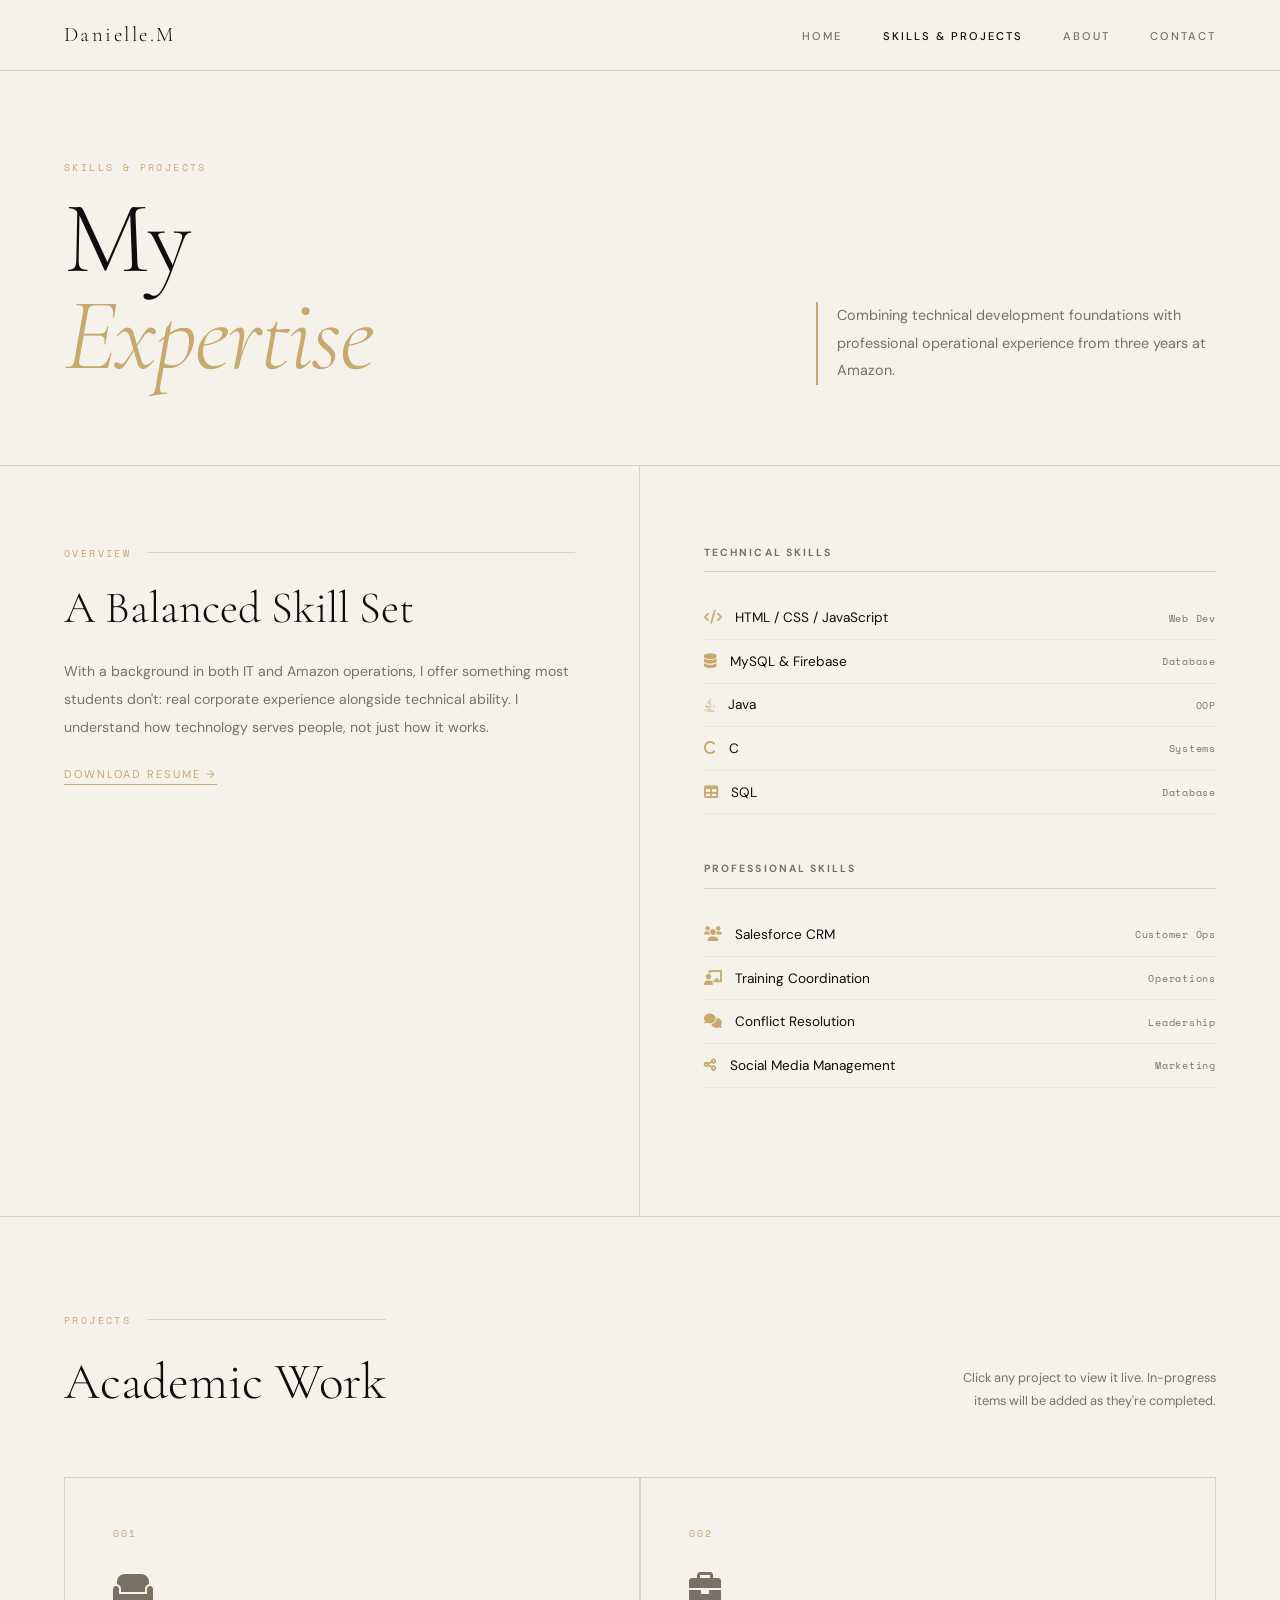
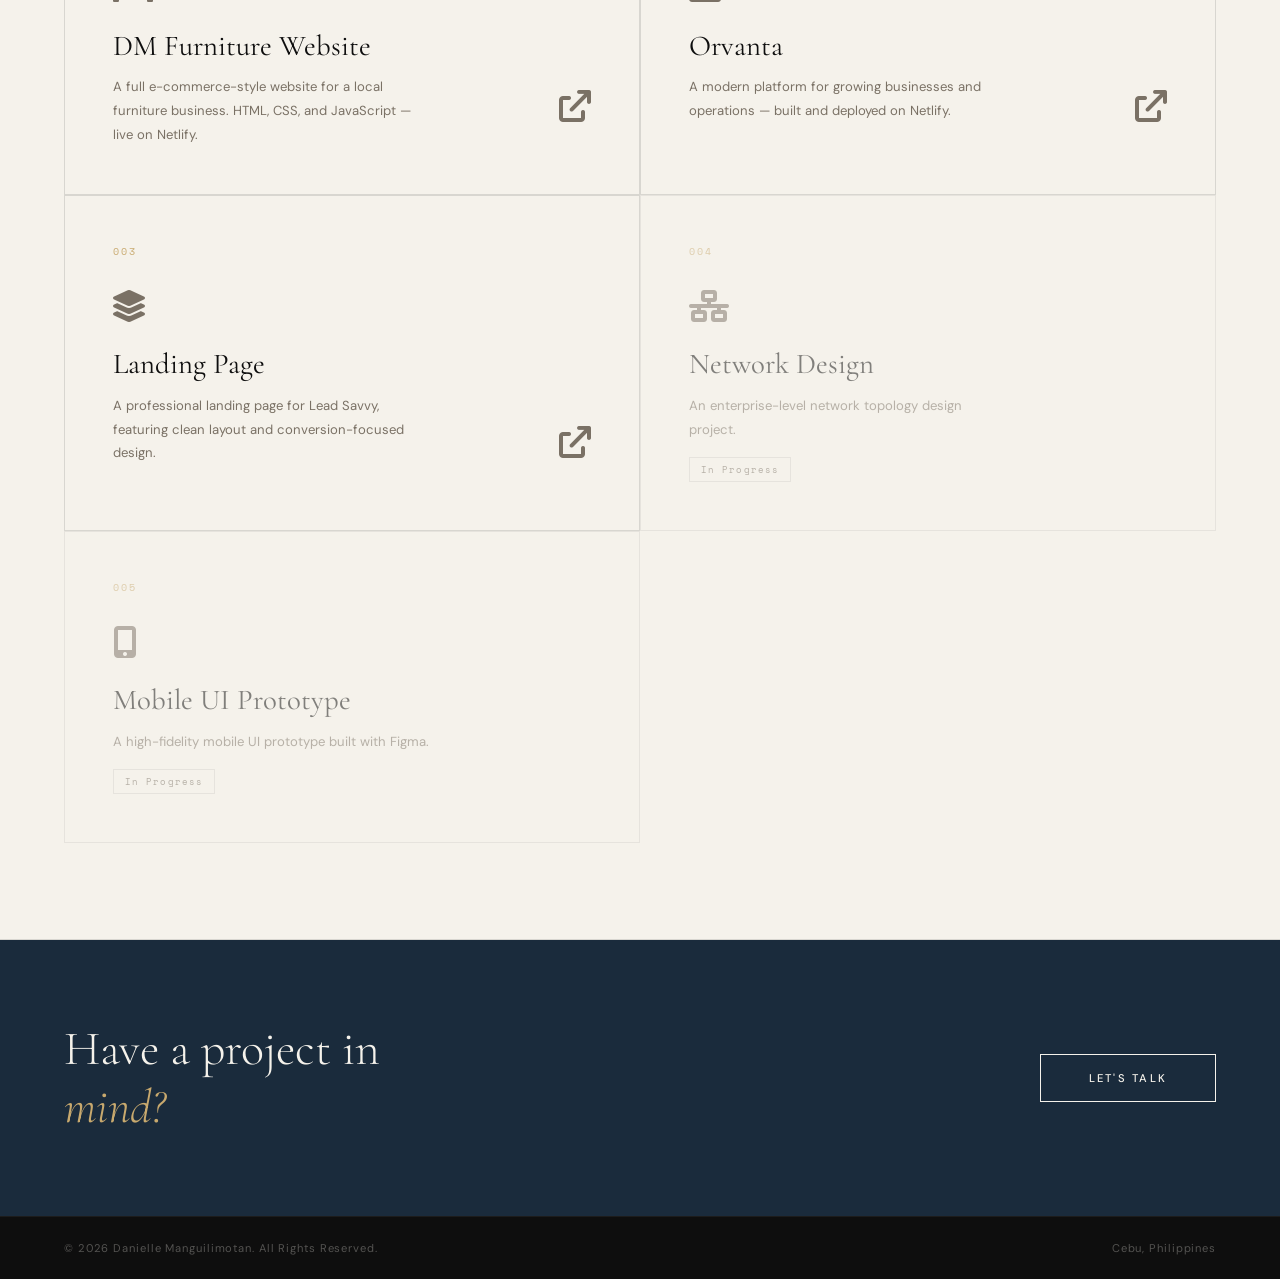
<file: services.html>
<!DOCTYPE html>
<html lang="en">
<head>
<meta charset="UTF-8">
<meta name="viewport" content="width=device-width, initial-scale=1.0">
<title>Skills & Projects — Danielle Manguilimotan</title>
<link rel="preconnect" href="https://fonts.googleapis.com">
<link href="https://fonts.googleapis.com/css2?family=Cormorant+Garamond:ital,wght@0,300;0,400;0,600;1,300;1,400&family=DM+Sans:wght@300;400;500&family=Space+Mono&display=swap" rel="stylesheet">
<link rel="stylesheet" href="https://cdnjs.cloudflare.com/ajax/libs/font-awesome/6.0.0/css/all.min.css">
<style>
:root {
  --ink: #0e0e0e; --paper: #f5f2eb; --cream: #ede9df;
  --accent: #c8a96e; --muted: #7a7165; --blue-deep: #1a2b3c;
  --rule: rgba(14,14,14,0.12);
}
*, *::before, *::after { margin: 0; padding: 0; box-sizing: border-box; }
html { scroll-behavior: smooth; }
body { font-family: 'DM Sans', sans-serif; background: var(--paper); color: var(--ink); overflow-x: hidden; }

nav { position: fixed; top: 0; left: 0; right: 0; z-index: 100; display: flex; align-items: center; justify-content: space-between; padding: 1.4rem 4rem; background: rgba(245,242,235,0.92); backdrop-filter: blur(12px); border-bottom: 1px solid var(--rule); }
.nav-logo { font-family: 'Cormorant Garamond', serif; font-size: 1.3rem; font-weight: 300; letter-spacing: 0.12em; color: var(--ink); text-decoration: none; }
.nav-links { display: flex; gap: 2.5rem; list-style: none; }
.nav-links a { font-size: 0.7rem; font-weight: 500; letter-spacing: 0.18em; text-transform: uppercase; color: var(--muted); text-decoration: none; transition: color 0.3s; }
.nav-links a:hover, .nav-links a.active { color: var(--ink); }
.hamburger { display: none; flex-direction: column; gap: 5px; cursor: pointer; background: none; border: none; }
.hamburger span { width: 24px; height: 1.5px; background: var(--ink); display: block; }

.page-header { padding: 10rem 4rem 5rem; border-bottom: 1px solid var(--rule); display: flex; gap: 4rem; align-items: flex-end; }
.page-header-label { font-family: 'Space Mono', monospace; font-size: 0.6rem; letter-spacing: 0.25em; color: var(--accent); text-transform: uppercase; margin-bottom: 1rem; }
.page-header h1 { font-family: 'Cormorant Garamond', serif; font-size: clamp(4rem, 8vw, 7rem); font-weight: 300; line-height: 0.95; letter-spacing: -0.02em; }
.page-header h1 em { font-style: italic; color: var(--accent); }
.page-header-sub { max-width: 400px; font-size: 0.9rem; color: var(--muted); line-height: 1.9; border-left: 2px solid var(--accent); padding-left: 1.2rem; margin-left: auto; }

/* SKILLS OVERVIEW */
.skills-overview {
  display: grid; grid-template-columns: 1fr 1fr; gap: 0;
  border-bottom: 1px solid var(--rule);
}
.skills-left { padding: 5rem 4rem; border-right: 1px solid var(--rule); }
.skills-right { padding: 5rem 4rem; }
.section-label { font-family: 'Space Mono', monospace; font-size: 0.6rem; letter-spacing: 0.25em; text-transform: uppercase; color: var(--accent); margin-bottom: 1.5rem; display: flex; align-items: center; gap: 1rem; }
.section-label::after { content: ''; flex: 1; height: 1px; background: var(--rule); }
.skills-left h2 { font-family: 'Cormorant Garamond', serif; font-size: 2.8rem; font-weight: 300; line-height: 1.1; margin-bottom: 1.5rem; }
.skills-left p { font-size: 0.88rem; color: var(--muted); line-height: 2; }

.skill-group { margin-bottom: 3rem; }
.skill-group h4 { font-size: 0.65rem; letter-spacing: 0.2em; text-transform: uppercase; color: var(--muted); margin-bottom: 1.5rem; border-bottom: 1px solid var(--rule); padding-bottom: 0.8rem; }
.skill-row { display: flex; justify-content: space-between; align-items: center; padding: 0.8rem 0; border-bottom: 1px solid rgba(14,14,14,0.05); }
.skill-name { font-size: 0.85rem; display: flex; align-items: center; gap: 0.8rem; color: var(--ink); }
.skill-name i { font-size: 0.9rem; color: var(--accent); }
.skill-tag { font-family: 'Space Mono', monospace; font-size: 0.6rem; letter-spacing: 0.08em; color: var(--muted); }

/* PROJECTS */
.projects-section { padding: 6rem 4rem; border-bottom: 1px solid var(--rule); }
.projects-intro { display: flex; justify-content: space-between; align-items: flex-end; margin-bottom: 4rem; }
.projects-intro h2 { font-family: 'Cormorant Garamond', serif; font-size: clamp(2.5rem, 4vw, 3.5rem); font-weight: 300; }
.projects-intro p { font-size: 0.8rem; color: var(--muted); max-width: 280px; text-align: right; line-height: 1.8; }

.projects-grid { display: grid; grid-template-columns: repeat(2, 1fr); gap: 0; }
.project-card { padding: 3rem; border: 1px solid var(--rule); text-decoration: none; color: var(--ink); position: relative; overflow: hidden; transition: all 0.4s; background: var(--paper); }
.project-card::after { content: ''; position: absolute; inset: 0; background: var(--accent); transform: scaleX(0); transform-origin: left; transition: transform 0.6s cubic-bezier(0.77,0,0.175,1); z-index: 0; }
.project-card:hover::after { transform: scaleX(1); }
.project-card > * { position: relative; z-index: 1; transition: color 0.4s; }
.project-card:hover .project-num { color: rgba(14,14,14,0.5); }
.project-card:hover h3, .project-card:hover p { color: var(--ink); }
.project-card:hover .project-arrow { color: var(--ink); }
.project-num { font-family: 'Space Mono', monospace; font-size: 0.6rem; color: var(--accent); letter-spacing: 0.2em; margin-bottom: 2rem; display: block; }
.project-card i { font-size: 2rem; color: var(--muted); margin-bottom: 1.5rem; display: block; transition: color 0.4s; }
.project-card:hover i { color: var(--ink); }
.project-card h3 { font-family: 'Cormorant Garamond', serif; font-size: 1.8rem; font-weight: 400; margin-bottom: 0.8rem; }
.project-card p { font-size: 0.82rem; color: var(--muted); line-height: 1.8; max-width: 320px; }
.project-arrow { position: absolute; bottom: 3rem; right: 3rem; font-size: 0.9rem; color: var(--accent); transition: all 0.3s; z-index: 1; }
.project-card:hover .project-arrow { transform: translate(4px, -4px); }
.project-wip { opacity: 0.5; pointer-events: none; }
.project-wip::after { display: none; }

.wip-badge { display: inline-block; font-family: 'Space Mono', monospace; font-size: 0.55rem; letter-spacing: 0.12em; color: var(--muted); border: 1px solid var(--rule); padding: 0.3rem 0.7rem; margin-top: 1rem; }

/* CTA */
.cta-strip { background: var(--blue-deep); padding: 5rem 4rem; display: flex; justify-content: space-between; align-items: center; }
.cta-strip h2 { font-family: 'Cormorant Garamond', serif; font-size: clamp(2rem, 4vw, 3rem); font-weight: 300; color: var(--paper); }
.cta-strip h2 em { font-style: italic; color: var(--accent); }
.cta-btn { display: inline-block; border: 1px solid var(--paper); color: var(--paper); padding: 1rem 3rem; font-size: 0.7rem; letter-spacing: 0.2em; text-transform: uppercase; text-decoration: none; font-weight: 500; transition: all 0.4s; white-space: nowrap; }
.cta-btn:hover { background: var(--accent); border-color: var(--accent); color: var(--ink); }

footer { background: var(--ink); border-top: 1px solid rgba(255,255,255,0.06); padding: 1.5rem 4rem; display: flex; justify-content: space-between; align-items: center; }
footer p { font-size: 0.7rem; color: rgba(245,242,235,0.3); letter-spacing: 0.08em; }

@media (max-width: 900px) {
  nav { padding: 1.2rem 1.5rem; }
  .nav-links { display: none; flex-direction: column; position: fixed; top: 60px; left: 0; right: 0; background: var(--paper); padding: 2rem; border-bottom: 1px solid var(--rule); gap: 1.5rem; }
  .nav-links.open { display: flex; }
  .hamburger { display: flex; }
  .page-header { flex-direction: column; padding: 7rem 1.5rem 3rem; gap: 2rem; }
  .page-header-sub { margin-left: 0; }
  .skills-overview { grid-template-columns: 1fr; }
  .skills-left { border-right: none; border-bottom: 1px solid var(--rule); padding: 3rem 1.5rem; }
  .skills-right { padding: 3rem 1.5rem; }
  .projects-section { padding: 4rem 1.5rem; }
  .projects-intro { flex-direction: column; align-items: flex-start; gap: 1rem; }
  .projects-intro p { text-align: left; }
  .projects-grid { grid-template-columns: 1fr; }
  .cta-strip { flex-direction: column; gap: 2rem; padding: 4rem 1.5rem; }
  footer { flex-direction: column; gap: 0.5rem; text-align: center; padding: 1.5rem; }
}
</style>
</head>
<body>

<nav>
  <a href="index.html" class="nav-logo">Danielle.M</a>
  <ul class="nav-links" id="navLinks">
    <li><a href="index.html">Home</a></li>
    <li><a href="services.html" class="active">Skills & Projects</a></li>
    <li><a href="about.html">About</a></li>
    <li><a href="contact.html">Contact</a></li>
  </ul>
  <button class="hamburger" id="hamburger" aria-label="Menu">
    <span></span><span></span><span></span>
  </button>
</nav>

<div class="page-header">
  <div>
    <p class="page-header-label">Skills & Projects</p>
    <h1>My<br><em>Expertise</em></h1>
  </div>
  <p class="page-header-sub">Combining technical development foundations with professional operational experience from three years at Amazon.</p>
</div>

<div class="skills-overview">
  <div class="skills-left">
    <div class="section-label">Overview</div>
    <h2>A Balanced Skill Set</h2>
    <p>With a background in both IT and Amazon operations, I offer something most students don't: real corporate experience alongside technical ability. I understand how technology serves people, not just how it works.</p>
    <br>
    <a href="projects/Resume (1).pdf" target="_blank" style="display:inline-block; font-size:0.7rem; letter-spacing:0.18em; text-transform:uppercase; color:var(--accent); text-decoration:none; border-bottom:1px solid var(--accent); padding-bottom:3px;">Download Resume →</a>
  </div>
  <div class="skills-right">
    <div class="skill-group">
      <h4>Technical Skills</h4>
      <div class="skill-row">
        <span class="skill-name"><i class="fas fa-code"></i> HTML / CSS / JavaScript</span>
        <span class="skill-tag">Web Dev</span>
      </div>
      <div class="skill-row">
        <span class="skill-name"><i class="fas fa-database"></i> MySQL & Firebase</span>
        <span class="skill-tag">Database</span>
      </div>
      <div class="skill-row">
        <span class="skill-name"><i class="fab fa-java"></i> Java</span>
        <span class="skill-tag">OOP</span>
      </div>
      <div class="skill-row">
        <span class="skill-name"><i class="fas fa-c"></i> C</span>
        <span class="skill-tag">Systems</span>
      </div>
      <div class="skill-row">
        <span class="skill-name"><i class="fas fa-table"></i> SQL</span>
        <span class="skill-tag">Database</span>
      </div>
    </div>
    <div class="skill-group">
      <h4>Professional Skills</h4>
      <div class="skill-row">
        <span class="skill-name"><i class="fas fa-users"></i> Salesforce CRM</span>
        <span class="skill-tag">Customer Ops</span>
      </div>
      <div class="skill-row">
        <span class="skill-name"><i class="fas fa-chalkboard-teacher"></i> Training Coordination</span>
        <span class="skill-tag">Operations</span>
      </div>
      <div class="skill-row">
        <span class="skill-name"><i class="fas fa-comments"></i> Conflict Resolution</span>
        <span class="skill-tag">Leadership</span>
      </div>
      <div class="skill-row">
        <span class="skill-name"><i class="fas fa-share-alt"></i> Social Media Management</span>
        <span class="skill-tag">Marketing</span>
      </div>
    </div>
  </div>
</div>

<section class="projects-section">
  <div class="projects-intro">
    <div>
      <div class="section-label">Projects</div>
      <h2>Academic Work</h2>
    </div>
    <p>Click any project to view it live. In-progress items will be added as they're completed.</p>
  </div>
  <div class="projects-grid">
    <a href="https://dmfurniture.netlify.app" target="_blank" class="project-card">
      <span class="project-num">001</span>
      <i class="fas fa-couch"></i>
      <h3>DM Furniture Website</h3>
      <p>A full e-commerce-style website for a local furniture business. HTML, CSS, and JavaScript — live on Netlify.</p>
      <span class="project-arrow"><i class="fas fa-arrow-up-right-from-square"></i></span>
    </a>
    <a href="https://orvantaweb.netlify.app/" target="_blank" class="project-card">
      <span class="project-num">002</span>
      <i class="fas fa-briefcase"></i>
      <h3>Orvanta</h3>
      <p>A modern platform for growing businesses and operations — built and deployed on Netlify.</p>
      <span class="project-arrow"><i class="fas fa-arrow-up-right-from-square"></i></span>
    </a>
    <a href="projects/Lead Savvy/expertise.html" target="_blank" class="project-card">
      <span class="project-num">003</span>
      <i class="fas fa-layer-group"></i>
      <h3>Landing Page</h3>
      <p>A professional landing page for Lead Savvy, featuring clean layout and conversion-focused design.</p>
      <span class="project-arrow"><i class="fas fa-arrow-up-right-from-square"></i></span>
    </a>
    <div class="project-card project-wip">
      <span class="project-num">004</span>
      <i class="fas fa-network-wired"></i>
      <h3>Network Design</h3>
      <p>An enterprise-level network topology design project.</p>
      <span class="wip-badge">In Progress</span>
    </div>
    <div class="project-card project-wip">
      <span class="project-num">005</span>
      <i class="fas fa-mobile-alt"></i>
      <h3>Mobile UI Prototype</h3>
      <p>A high-fidelity mobile UI prototype built with Figma.</p>
      <span class="wip-badge">In Progress</span>
    </div>
  </div>
</section>

<div class="cta-strip">
  <h2>Have a project in<br><em>mind?</em></h2>
  <a href="contact.html" class="cta-btn">Let's Talk</a>
</div>

<footer>
  <p>© 2026 Danielle Manguilimotan. All Rights Reserved.</p>
  <p>Cebu, Philippines</p>
</footer>

<script>
const hamburger = document.getElementById('hamburger');
const navLinks = document.getElementById('navLinks');
hamburger.addEventListener('click', () => navLinks.classList.toggle('open'));
</script>
</body>
</html>
</file>
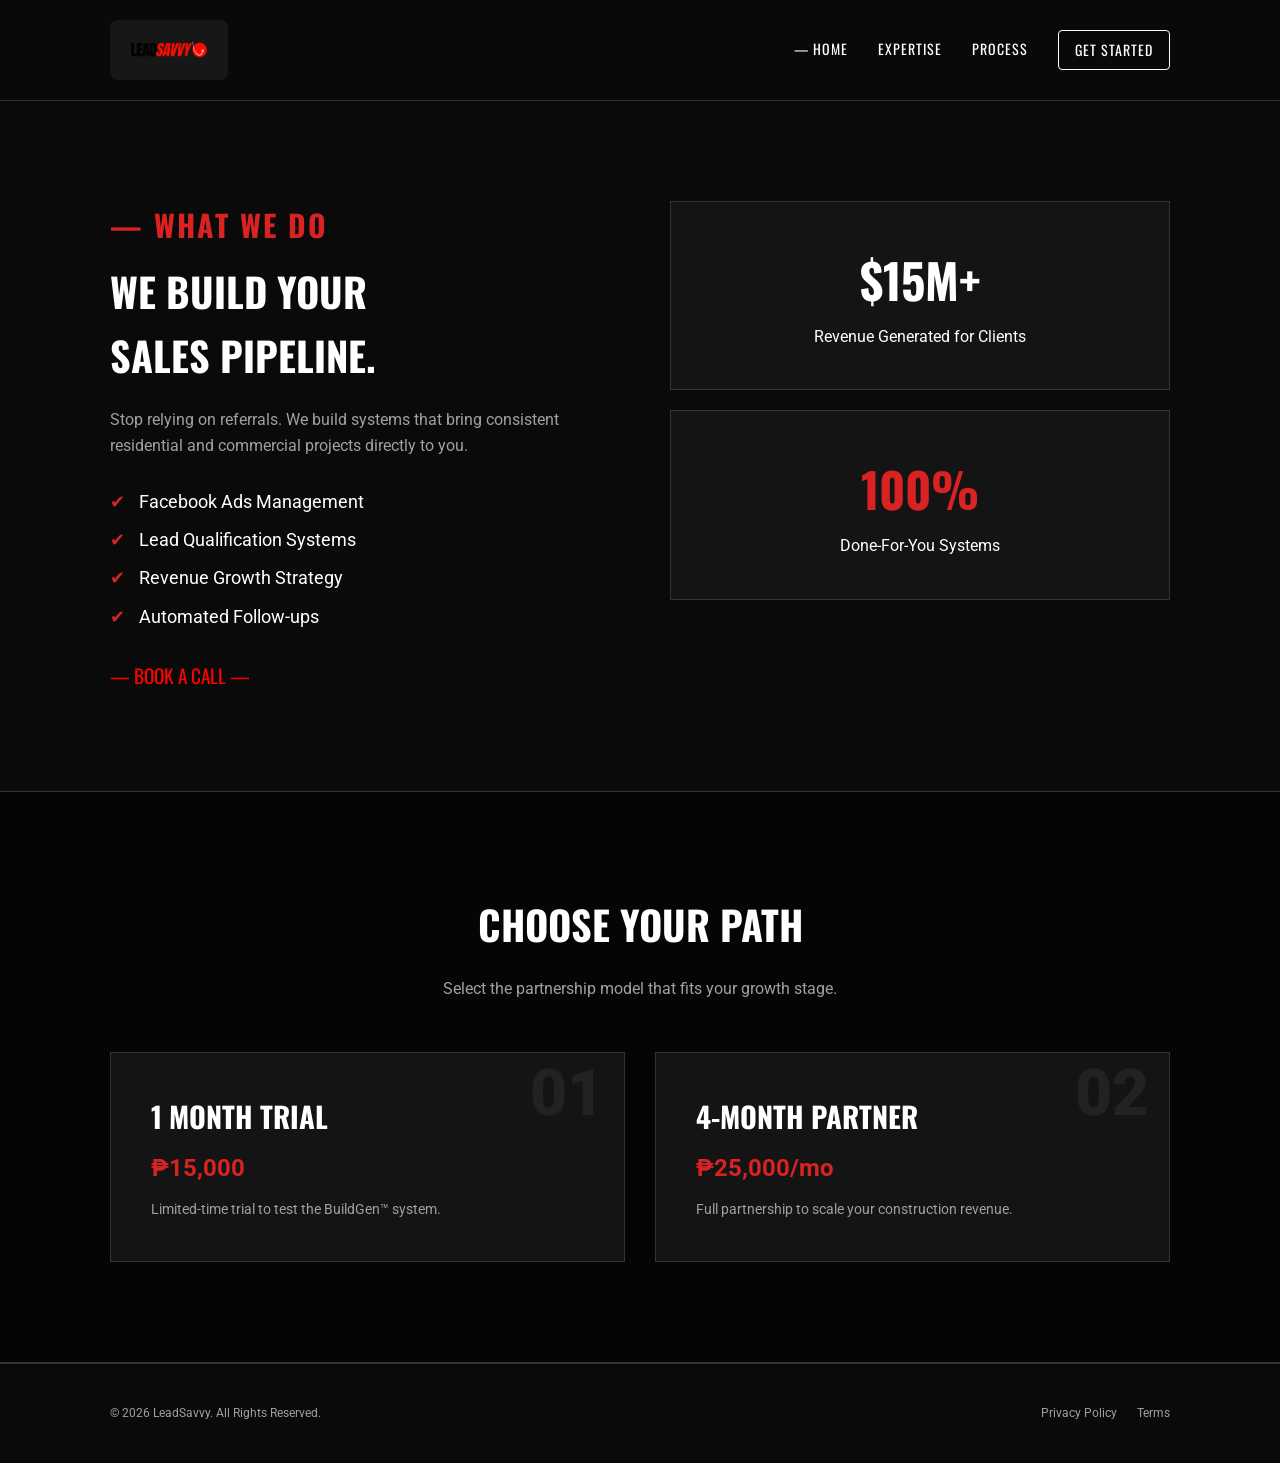
<file: projects/Lead Savvy/expertise.html>
<!DOCTYPE html>
<html lang="en">
<head>
    <meta charset="UTF-8">
    <meta name="viewport" content="width=device-width, initial-scale=1.0">
    <title>LeadSavvy - Expertise</title>
    <link rel="icon" href="https://storage.googleapis.com/msgsndr/n3153ZygDYl4FJpEjb5P/media/66e6dcdc849df14567d48e57.png">
    <link rel="stylesheet" href="style.css">
    <link href="https://fonts.googleapis.com/css2?family=Oswald:wght@400;500;700&family=Roboto:wght@300;400;500;700&display=swap" rel="stylesheet">
</head>
<body>

    <nav class="navbar">
        <div class="nav-container">
            <div class="nav-logo">
                <img src="image/lead-savvy.png" alt="LeadSavvy">
            </div>
            
            <div class="hamburger" id="hamburger">
                <span class="bar"></span>
                <span class="bar"></span>
                <span class="bar"></span>
            </div>

            <ul class="nav-links" id="nav-links">
                <li><a href="index.html">— HOME</a></li>
                <li><a href="expertise.html">EXPERTISE</a></li>
                <li><a href="process.html">PROCESS</a></li>
                <li><a href="get-started.html" class="nav-cta">GET STARTED</a></li>
            </ul>
        </div>
    </nav>

    <section class="section-pad">
        <div class="container grid-2-col">
            <div class="content-side">
                <h4 class="section-tag">— WHAT WE DO</h4>
                <h2 class="section-title">WE BUILD YOUR<br>SALES PIPELINE.</h2>
                <p class="section-text">
                    Stop relying on referrals. We build systems that bring consistent residential and commercial projects directly to you.
                </p>
                <ul class="skill-list">
                    <li><span class="check">✔</span> Facebook Ads Management</li>
                    <li><span class="check">✔</span> Lead Qualification Systems</li>
                    <li><span class="check">✔</span> Revenue Growth Strategy</li>
                    <li><span class="check">✔</span> Automated Follow-ups</li>
                </ul>
                <a href="get-started.html" class="btn-secondary-a">— BOOK A CALL —</a>
            </div>
            <div class="image-side">
                <div class="abstract-card">
                    <h3>$15M+</h3>
                    <p>Revenue Generated for Clients</p>
                </div>
                <div class="abstract-card red">
                    <h3>100%</h3>
                    <p>Done-For-You Systems</p>
                </div>
            </div>
        </div>
    </section>

    <section class="section-pad bg-darker">
        <div class="container">
            <h2 class="section-title center-text">CHOOSE YOUR PATH</h2>
            <p class="center-text sub-text">Select the partnership model that fits your growth stage.</p>
            
            <div class="offers-grid">
                <a href="get-started.html" class="offer-card">
                    <div class="offer-icon">01</div>
                    <h3>1 Month Trial</h3>
                    <p class="price">₱15,000</p>
                    <p class="desc">Limited-time trial to test the BuildGen™ system.</p>
                </a>
                <a href="get-started.html" class="offer-card active">
                    <div class="offer-icon">02</div>
                    <h3>4-Month Partner</h3>
                    <p class="price">₱25,000<span>/mo</span></p>
                    <p class="desc">Full partnership to scale your construction revenue.</p>
                </a>
            </div>
        </div>
    </section>

    <footer>
        <div class="container footer-content">
            <p>&copy; 2026 LeadSavvy. All Rights Reserved.</p>
            <div class="socials"><a href="#">Privacy Policy</a><a href="#">Terms</a></div>
        </div>
    </footer>

    <script src="script.js"></script>
</body>
</html>
</file>
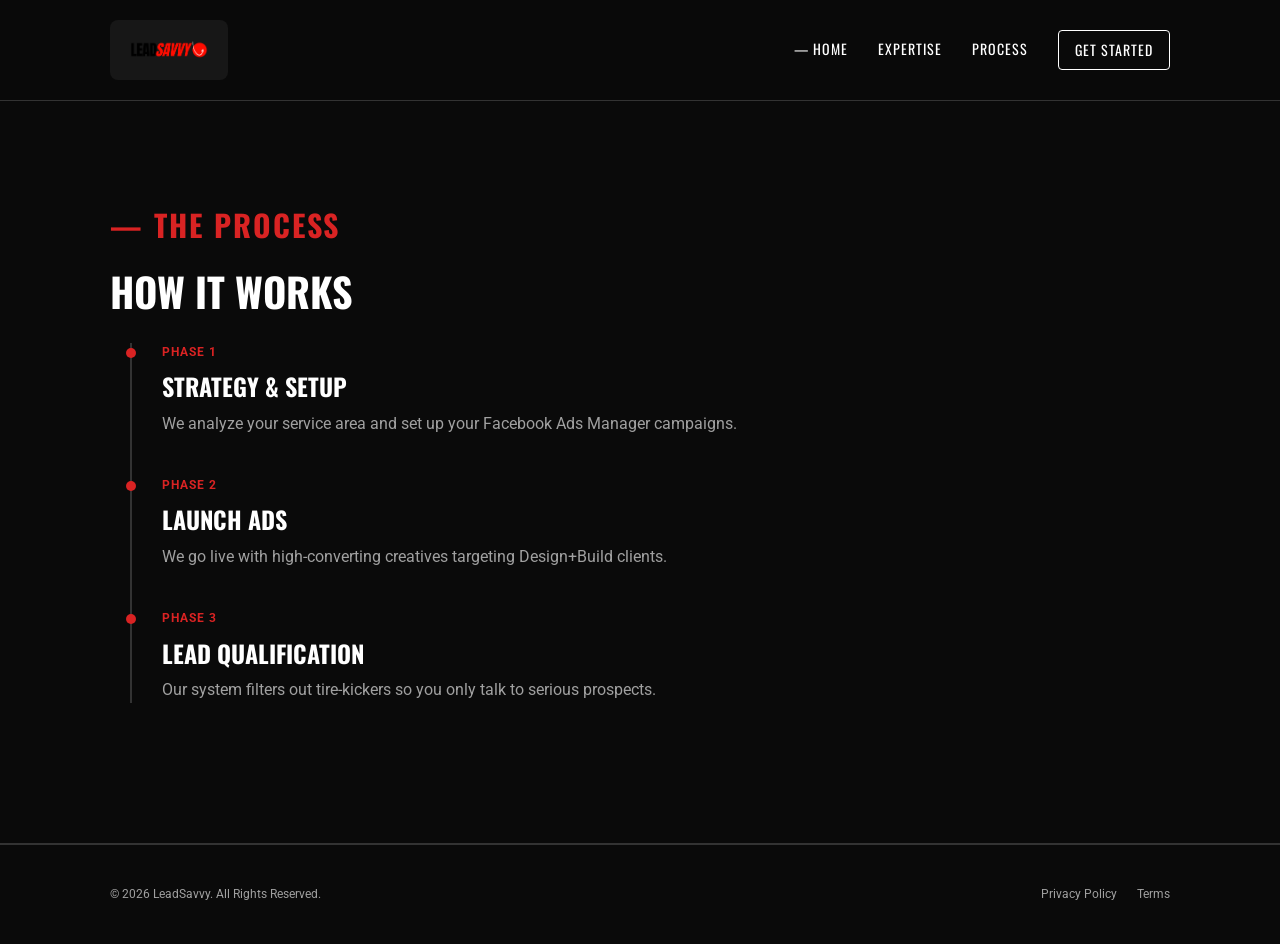
<file: projects/Lead Savvy/process.html>
<!DOCTYPE html>
<html lang="en">
<head>
    <meta charset="UTF-8">
    <meta name="viewport" content="width=device-width, initial-scale=1.0">
    <title>LeadSavvy - Process</title>
    <link rel="icon" href="https://storage.googleapis.com/msgsndr/n3153ZygDYl4FJpEjb5P/media/66e6dcdc849df14567d48e57.png">
    <link rel="stylesheet" href="style.css">
    <link href="https://fonts.googleapis.com/css2?family=Oswald:wght@400;500;700&family=Roboto:wght@300;400;500;700&display=swap" rel="stylesheet">
</head>
<body>

    <nav class="navbar">
        <div class="nav-container">
            <div class="nav-logo">
                <img src="image/lead-savvy.png" alt="LeadSavvy">
            </div>
            
            <div class="hamburger" id="hamburger">
                <span class="bar"></span>
                <span class="bar"></span>
                <span class="bar"></span>
            </div>

            <ul class="nav-links" id="nav-links">
                <li><a href="index.html">— HOME</a></li>
                <li><a href="expertise.html">EXPERTISE</a></li>
                <li><a href="process.html">PROCESS</a></li>
                <li><a href="get-started.html" class="nav-cta">GET STARTED</a></li>
            </ul>
        </div>
    </nav>

    <section class="section-pad">
        <div class="container">
            <h4 class="section-tag">— THE PROCESS</h4>
            <h2 class="section-title">HOW IT WORKS</h2>
            
            <div class="timeline">
                <div class="timeline-item">
                    <div class="date">PHASE 1</div>
                    <div class="info">
                        <h3>Strategy & Setup</h3>
                        <p>We analyze your service area and set up your Facebook Ads Manager campaigns.</p>
                    </div>
                </div>
                <div class="timeline-item">
                    <div class="date">PHASE 2</div>
                    <div class="info">
                        <h3>Launch Ads</h3>
                        <p>We go live with high-converting creatives targeting Design+Build clients.</p>
                    </div>
                </div>
                <div class="timeline-item">
                    <div class="date">PHASE 3</div>
                    <div class="info">
                        <h3>Lead Qualification</h3>
                        <p>Our system filters out tire-kickers so you only talk to serious prospects.</p>
                    </div>
                </div>
            </div>
        </div>
    </section>

    <footer>
        <div class="container footer-content">
            <p>&copy; 2026 LeadSavvy. All Rights Reserved.</p>
            <div class="socials"><a href="#">Privacy Policy</a><a href="#">Terms</a></div>
        </div>
    </footer>

    <script src="script.js"></script>
</body>
</html>
</file>
<file: projects/Lead Savvy/style.css>
/* VARIABLES & RESET */
:root {
    --bg-black: #0a0a0a;
    --bg-darker: #050505;
    --bg-card: #141414;
    --brand-red: #D92323;
    --text-white: #ffffff;
    --text-grey: #a0a0a0;
    --border: #333;
}

* { margin: 0; padding: 0; box-sizing: border-box; }
html { scroll-behavior: smooth; }
body { background-color: var(--bg-black); color: var(--text-white); font-family: 'Roboto', sans-serif; line-height: 1.6; }

/* Typography */
h1, h2, h3, h4, h5, .nav-links a, .btn-primary, .btn-secondary, .btn-secondary-a { font-family: 'Oswald', sans-serif; text-transform: uppercase; }
.btn-secondary-a { color: rgb(255, 0, 0); text-decoration: none; font-size: larger; }
.text-red { color: var(--brand-red); }
.container { max-width: 1100px; margin: 0 auto; padding: 0 20px; }

/* NAVIGATION */
.navbar { padding: 20px 0; position: sticky; top: 0; background: rgba(10, 10, 10, 0.95); z-index: 1000; border-bottom: 1px solid var(--border); }
.nav-container { display: flex; justify-content: space-between; align-items: center; max-width: 1100px; margin: 0 auto; padding: 0 20px; position: relative; }

.nav-logo { background-color: rgba(51, 51, 51, 0.35); border-radius: 8px; display: flex; align-items: center; justify-content: center; padding: 10px 20px; height: auto; }
.nav-logo img { height: 40px; width: auto; display: block; padding: 0; }

.nav-links { list-style: none; display: flex; gap: 30px; align-items: center; }
.nav-links a { color: var(--text-white); text-decoration: none; font-size: 14px; letter-spacing: 1px; transition: all 0.3s ease; display: inline-block; }
.nav-links a:hover { color: white; transform: scale(1.1); }

.nav-cta { border: 1px solid var(--text-white); padding: 8px 16px; border-radius: 4px; transition: all 0.3s ease; }
.nav-cta:hover { background-color: #D92323; border-color: #D92323; transform: scale(1.05); }

/* HAMBURGER */
.hamburger { display: none; cursor: pointer; z-index: 1001; }
.bar { display: block; width: 25px; height: 3px; margin: 5px auto; transition: all 0.3s ease-in-out; background-color: white; }

/* HERO */
.hero-section { padding: 80px 0; min-height: 90vh; display: flex; align-items: center; }
.hero-grid { display: grid; grid-template-columns: 1fr 1fr; gap: 50px; align-items: center; }
.pre-title { color: var(--text-grey); letter-spacing: 2px; font-size: 14px; margin-bottom: 10px; }
.hero-title { font-size: 3.5rem; line-height: 1.1; margin-bottom: 20px; }
.hero-desc { color: var(--text-grey); font-size: 1.1rem; margin-bottom: 30px; max-width: 90%; }
.btn-primary { display: inline-block; background: var(--brand-red); color: white; padding: 15px 30px; text-decoration: none; font-weight: 700; letter-spacing: 1px; transition: transform 0.3s; }
.btn-primary:hover { transform: translateY(-3px); }
.video-frame { border: 2px solid #333; box-shadow: 20px 20px 0px rgba(255, 255, 255, 0.05); }
.video-frame video { width: 100%; display: block; }

/* SECTIONS */
.section-pad { padding: 100px 0; border-bottom: 1px solid var(--border); }
.bg-darker { background-color: var(--bg-darker); }
.section-tag { color: var(--brand-red); letter-spacing: 2px; margin-bottom: 10px; font-size: 30px; }
.section-title { font-size: 2.5rem; margin-bottom: 20px; }
.section-text { color: var(--text-grey); margin-bottom: 30px; }
.grid-2-col { display: grid; grid-template-columns: 1fr 1fr; gap: 60px; }

/* Expertise */
.skill-list { list-style: none; margin-bottom: 30px; }
.skill-list li { margin-bottom: 10px; font-size: 1.1rem; }
.check { color: var(--brand-red); margin-right: 10px; }
.abstract-card { background: var(--bg-card); padding: 40px; border: 1px solid var(--border); margin-bottom: 20px; text-align: center; }
.abstract-card h3 { font-size: 3rem; color: white; margin-bottom: 5px; }
.abstract-card.red h3 { color: var(--brand-red); }

/* Offers */
.center-text { text-align: center; }
.sub-text { color: var(--text-grey); margin-bottom: 50px; }
.offers-grid { display: grid; grid-template-columns: 1fr 1fr; gap: 30px; }
.offer-card { background: var(--bg-card); padding: 40px; border: 1px solid var(--border); text-decoration: none; color: white; transition: all 0.3s; position: relative; overflow: hidden; }
.offer-card:hover { border-color: var(--brand-red); transform: translateY(-5px); }
.offer-icon { font-size: 4rem; color: #222; font-weight: 900; position: absolute; top: -10px; right: 20px; }
.offer-card h3 { font-size: 1.8rem; margin-bottom: 10px; position: relative; }
.price { font-size: 1.5rem; color: var(--brand-red); font-weight: bold; margin-bottom: 10px; }
.desc { color: var(--text-grey); font-size: 0.9rem; }

/* Timeline */
.timeline { border-left: 2px solid var(--border); margin-left: 20px; }
.timeline-item { padding-left: 30px; position: relative; margin-bottom: 40px; }
.timeline-item::before { content: ''; position: absolute; left: -6px; top: 5px; width: 10px; height: 10px; background: var(--brand-red); border-radius: 50%; }
.timeline-item .date { font-size: 12px; color: var(--brand-red); letter-spacing: 1px; margin-bottom: 5px; font-weight: bold; }
.timeline-item h3 { font-size: 1.5rem; margin-bottom: 5px; }
.timeline-item p { color: var(--text-grey); }

/* Marquee */
.logo-marquee-section { padding: 50px 0; background: var(--bg-darker); overflow: hidden; }
.marquee-track { display: flex; gap: 150px; width: max-content; animation: scroll 30s linear infinite; }
.marquee-track img { height: 80px; background-color: white; border-radius: 50%; opacity: 0.5; transition: 0.3s; }
.marquee-track img:hover { opacity: 1; filter: grayscale(0%); }
@keyframes scroll { 0% { transform: translateX(0); } 100% { transform: translateX(-50%); } }

/* Contact/Form */
.contact-section { padding: 100px 0; }
.info-box { border-left: 3px solid var(--brand-red); padding-left: 15px; margin: 30px 0; }
.info-box h5 { font-size: 14px; letter-spacing: 1px; margin-bottom: 5px; }
.form-wrapper-styled { background: white; color: #111; padding: 0; border-radius: 8px; overflow: hidden; }
.progress-track { height: 5px; background: #eee; }
.progress-fill { height: 100%; background: var(--brand-red); width: 25%; transition: width 0.3s; }
#surveyForm { padding: 40px; min-height: 400px; }
label { display: block; font-weight: 700; margin-bottom: 10px; font-size: 14px; text-transform: uppercase; }
.options-grid { display: grid; grid-template-columns: 1fr; gap: 10px; margin-bottom: 25px; }
.radio-card { border: 1px solid #ddd; padding: 15px; border-radius: 4px; cursor: pointer; display: flex; align-items: center; transition: 0.2s; font-weight: 500; }
.radio-card:hover { background: #f9f9f9; border-color: var(--brand-red); }
.radio-card input { margin-right: 10px; accent-color: var(--brand-red); }
input[type="text"], input[type="email"], input[type="tel"] { width: 100%; padding: 12px; margin-bottom: 15px; border: 1px solid #ddd; border-radius: 4px; background: #f8f8f8; }
input:focus { border-color: var(--brand-red); outline: none; background: white; }
.ref-images img { width: 100px; border: 1px solid #eee; margin-top: 10px; }
.form-actions { background: #f4f4f4; padding: 20px 40px; display: flex; justify-content: space-between; align-items: center; }
#stepCounter { font-weight: bold; color: #888; }
.buttons button { background: var(--brand-red); color: white; border: none; padding: 10px 25px; font-weight: bold; cursor: pointer; }
.hidden { display: none; }
.step { display: none; animation: fade 0.3s; }
.step.active { display: block; }
@keyframes fade { from { opacity: 0; transform: translateY(5px); } to { opacity: 1; transform: translateY(0); } }

/* Footer */
footer { padding: 40px 0; border-top: 1px solid var(--border); text-align: center; color: var(--text-grey); font-size: 12px; }
.footer-content { display: flex; justify-content: space-between; }
.socials a { color: var(--text-grey); margin-left: 20px; text-decoration: none; }

/* MOBILE */
@media (max-width: 768px) {
    .hero-grid, .grid-2-col, .offers-grid { grid-template-columns: 1fr; }
    .hero-title { font-size: 2.5rem; }
    
    .hamburger { display: block; }
    .hamburger.active .bar:nth-child(2) { opacity: 0; }
    .hamburger.active .bar:nth-child(1) { transform: translateY(8px) rotate(45deg); }
    .hamburger.active .bar:nth-child(3) { transform: translateY(-8px) rotate(-45deg); }

    .nav-links {
        position: absolute; left: -100%; top: 100%; flex-direction: column;
        background-color: rgba(10, 10, 10, 0.98); width: 100%; text-align: center;
        transition: 0.3s ease-in-out; padding: 20px 0;
        border-top: 1px solid var(--border); box-shadow: 0 10px 20px rgba(0,0,0,0.5);
    }
    .nav-links.active { left: 0; }
    .nav-links li { margin: 15px 0; }
    .form-wrapper-styled { margin-top: 40px; }
}
</file>
